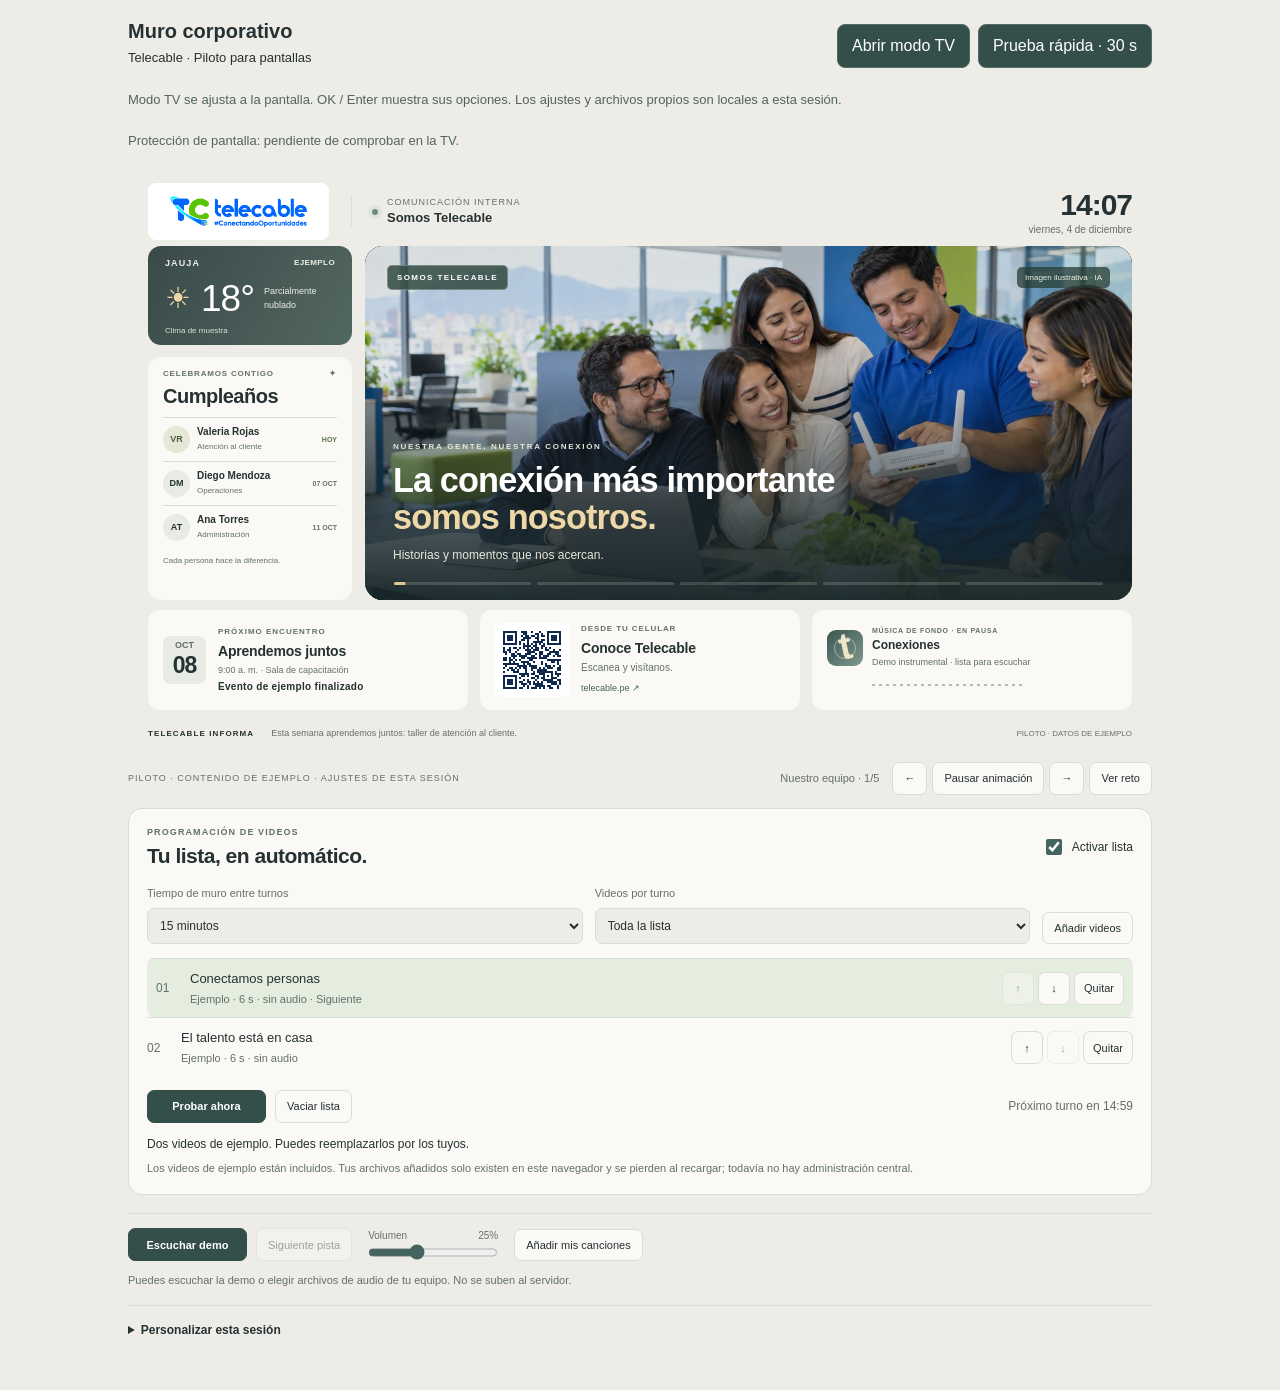
<file: piloto/index.html>
<!doctype html>
<html lang="es">
<head>
  <meta charset="utf-8">
  <meta name="viewport" content="width=device-width,initial-scale=1">
  <meta name="robots" content="noindex,nofollow">
  <meta name="description" content="Piloto del muro corporativo de Telecable con datos y videos de ejemplo.">
  <title>Telecable · Muro corporativo</title>
  <link rel="stylesheet" href="wall.css">
  <link rel="stylesheet" href="tv.css">
  <script defer src="wall.js"></script>
  <script defer src="tv.js"></script>
</head>
<body>
  <header class="pilot-toolbar">
    <div><strong>Muro corporativo</strong><p>Telecable · Piloto para pantallas</p></div>
    <div class="pilot-actions">
      <button id="pilot-enter" type="button">Abrir modo TV</button>
      <button id="pilot-quick" type="button">Prueba rápida · 30 s</button>
    </div>
    <p class="pilot-help">Modo TV se ajusta a la pantalla. OK / Enter muestra sus opciones. Los ajustes y archivos propios son locales a esta sesión.</p>
    <p id="pilot-wake-status" role="status">Protección de pantalla: pendiente de comprobar en la TV.</p>
  </header>
  <nav id="pilot-tv-tools" aria-label="Opciones de la pantalla" hidden>
    <button id="pilot-video" type="button">Probar videos en pantalla completa</button>
    <button id="pilot-sound" type="button">Activar música</button>
    <button id="pilot-hide" type="button">Ocultar opciones</button>
    <button id="pilot-exit" type="button">Volver a ajustes</button>
  </nav>
  <noscript>Activa JavaScript para reproducir el muro automáticamente.</noscript>
<div id="tc-mural-videos">
  <div class="pilot-frame"><section class="mv-screen" aria-label="Muro corporativo animado de Telecable">
    <header class="mv-header">
      <div class="mv-logo"><img src="assets/logo-telecable.png" alt="Telecable, conectando oportunidades"></div>
      <div class="mv-channel"><span class="mv-channel-dot"></span><span>COMUNICACIÓN INTERNA<br><strong>Somos Telecable</strong></span></div>
      <div class="mv-clock"><time>14:53</time><span>Lunes, 5 de octubre</span></div>
    </header>
    <div class="mv-grid">
      <main class="mv-stage" aria-label="Historias del equipo">
        <div class="mv-glow mv-glow-a" aria-hidden="true"></div><div class="mv-glow mv-glow-b" aria-hidden="true"></div>
        <div class="mv-orbits" aria-hidden="true"><span></span><span></span><span></span></div>
        <section class="mv-scene mv-photo-scene mv-active" data-scene="0" aria-hidden="false">
          <img class="mv-hero-photo" src="assets/equipo-ilustrativo.jpg" alt="Imagen ilustrativa generada de un equipo colaborando en una oficina de telecomunicaciones">
          <video class="mv-hero-video" playsinline preload="metadata" hidden></video>
          <div class="mv-photo-shade"></div>
          <div class="mv-photo-tags"><span>SOMOS TELECABLE</span><small class="mv-media-note">Imagen ilustrativa · IA</small></div>
          <div class="mv-photo-copy"><span>NUESTRA GENTE, NUESTRA CONEXIÓN</span><h1>La conexión más importante<br><em>somos nosotros.</em></h1><p>Historias y momentos que nos acercan.</p></div>
          <div class="mv-project-metric" hidden><div class="mv-project-metric-copy"><span class="mv-project-metric-label">Avance reportado</span><small class="mv-project-report-date"></small></div><strong class="mv-project-percentage"></strong><div class="mv-project-progress"><i></i></div></div>
          <div class="mv-field-meta" hidden><strong class="mv-field-date"></strong><span class="mv-field-location"></span></div>
        </section>
        <section class="mv-scene" data-scene="1" aria-hidden="true" inert>
          <div class="mv-kicker"><span></span>CELEBRAMOS CONTIGO</div>
          <div class="mv-birthday-copy">
            <p class="mv-overline">Un día para sonreír.</p>
            <h1>¡Feliz cumple,<br><em>Valeria!</em></h1>
            <div class="mv-nameplate"><span>VR</span><div><strong>Valeria Rojas</strong><small>Atención al cliente</small></div></div>
            <p class="mv-description">Tu energía también nos conecta.</p>
            <p class="mv-birthday-signature">Con cariño, tu equipo de Telecable.</p>
          </div>
          <div class="mv-celebration-art" aria-hidden="true"><div class="mv-aura"></div><div class="mv-medallion"><span>VR</span><img class="mv-birthday-photo" alt="" hidden><small>HOY ES TU DÍA</small></div><span class="mv-float-label mv-label-one">¡A celebrar! ✦</span><span class="mv-float-label mv-label-two">Un gran año comienza.</span><span class="mv-spark mv-spark-a">✦</span><span class="mv-spark mv-spark-b">✦</span></div>
          <button type="button" class="mv-celebrate cursor-interaction" data-action="celebrate">Celebrar con Valeria <span aria-hidden="true">↗</span></button>
        </section>
        <section class="mv-scene" data-scene="2" aria-hidden="true" inert>
          <div class="mv-kicker"><span></span>NOS ENCONTRAMOS</div>
          <div class="mv-birthday-copy"><p class="mv-overline">Aprendemos juntos.</p><h1>Escuchar mejor.<br><em>Conectar más.</em></h1><p class="mv-description">Taller de atención al cliente</p><div class="mv-event-meta"><strong>Jueves 08 de octubre · 9:00 a. m.</strong><span>Sala de capacitación</span></div></div>
          <div class="mv-calendar-art" aria-hidden="true"><span>OCTUBRE</span><strong>08</strong><small>JUEVES</small></div>
          <span class="mv-scene-footer">Un espacio para compartir lo que sabemos.</span>
        </section>
        <section class="mv-scene" data-scene="3" aria-hidden="true" inert>
          <div class="mv-kicker"><span></span>EL TALENTO ESTÁ EN CASA</div>
          <div class="mv-birthday-copy"><p class="mv-overline">Orgullo de equipo.</p><h1>Detrás de cada<br>conexión,<br><em>están ustedes.</em></h1><p class="mv-description">Gracias, equipo técnico.</p></div>
          <div class="mv-trophy" aria-hidden="true"><span>✦</span><div></div></div>
          <button type="button" class="mv-celebrate cursor-interaction" data-action="applaud">Un aplauso al equipo <span aria-hidden="true">↗</span></button>
        </section>
        <section class="mv-scene mv-quiz-scene" data-scene="4" aria-hidden="true" inert>
          <div class="mv-kicker"><span></span>UN MINUTO PARA CONECTAR</div>
          <div class="mv-quiz-heading"><span class="mv-overline">Reto de palabras</span><span class="mv-quiz-timer">Respuesta en <strong>7</strong> s</span></div>
          <h1>Ordena las letras.<br><em>Encuentra la conexión.</em></h1>
          <p class="mv-quiz-clue" aria-label="Letras: O, P, I, Q, E, U">O · P · I · Q · E · U</p>
          <div class="mv-quiz-options" role="group" aria-label="Opciones del reto de demostración">
            <button class="cursor-interaction" type="button" data-answer="0" aria-pressed="false"><span>A</span><strong>Equipo</strong><i class="mv-answer-mark" aria-hidden="true"></i></button>
            <button class="cursor-interaction" type="button" data-answer="1" aria-pressed="false"><span>B</span><strong>Empleo</strong><i class="mv-answer-mark" aria-hidden="true"></i></button>
          </div>
          <p class="mv-quiz-result" role="status">Piensa tu respuesta. Se revelará automáticamente.</p>
        </section>
        <div class="mv-air" aria-hidden="true"><span></span><span></span><span></span><span></span><span></span><span></span></div>
        <div class="mv-burst" aria-hidden="true"></div>
        <div class="mv-auto-note" aria-hidden="true"><span></span><strong>SOMOS EQUIPO</strong></div>
        <div class="mv-program" hidden><div class="mv-program-caption"><span class="mv-program-label">Nuestro equipo</span><span class="mv-program-count"></span></div><div class="mv-program-track"><i data-managed-progress></i></div></div>
        <div class="mv-slide-track" aria-hidden="true"><span><i></i></span><span><i></i></span><span><i></i></span><span><i></i></span><span><i></i></span></div>
      </main>
      <aside class="mv-sidebar" aria-label="Módulos informativos">
        <section class="mv-project-overview" hidden aria-label="Avance de proyectos"><span class="mv-section-label">PANORAMA DE PROYECTOS</span><h2>Así avanzamos.</h2><p class="mv-project-total"></p><div class="mv-project-list"></div><p class="mv-project-page"></p><small>Avances reportados por el equipo.</small></section>

        <section class="mv-weather" data-module="weather" aria-label="Ejemplo de módulo del clima; no son datos meteorológicos en vivo"><div class="mv-section-label"><span>JAUJA</span><small>EJEMPLO</small></div><div class="mv-weather-main"><span class="pilot-weather-icon" aria-hidden="true">☀</span><strong>18°</strong><div>Parcialmente<br>nublado</div></div><p>Clima de muestra</p></section>
        <section class="mv-birthdays" data-module="birthdays"><div class="mv-section-label"><span>CELEBRAMOS CONTIGO</span><span aria-hidden="true">✦</span></div><h2>Cumpleaños</h2><div class="mv-birthday-row mv-today"><span>VR</span><div><strong>Valeria Rojas</strong><small>Atención al cliente</small></div><em>HOY</em></div><div class="mv-birthday-row"><span>DM</span><div><strong>Diego Mendoza</strong><small>Operaciones</small></div><em>07 OCT</em></div><div class="mv-birthday-row"><span>AT</span><div><strong>Ana Torres</strong><small>Administración</small></div><em>11 OCT</em></div><p>Cada persona hace la diferencia.</p></section>
      </aside>
    </div>
    <div class="mv-bottom-modules">
      <section class="mv-next-event" data-module="event"><div class="mv-date-box"><small>OCT</small><strong>08</strong></div><div class="mv-event-body"><span class="mv-section-label">PRÓXIMO ENCUENTRO</span><h2>Aprendemos juntos</h2><p>9:00 a. m. · Sala de capacitación</p><span class="mv-countdown">Jueves 08 de octubre</span></div></section>
      <section class="mv-qr-panel" data-module="qr"><img src="assets/qr-telecable.png" alt="Código QR que abre https://telecable.pe/"><div><span class="mv-section-label">DESDE TU CELULAR</span><h2>Conoce Telecable</h2><p>Escanea y visítanos.</p><a href="https://telecable.pe/" target="_blank" rel="noopener noreferrer">telecable.pe ↗</a></div></section>
      <div class="mv-music-strip">
      <div class="mv-album" aria-hidden="true"><span>t</span><i></i></div>
      <div class="mv-track-info"><span class="mv-now-label">MÚSICA DE FONDO · EN PAUSA</span><strong class="mv-track-title">Conexiones</strong><small class="mv-track-subtitle">Demo instrumental · lista para escuchar</small></div>
      <div class="mv-spectrum" aria-hidden="true"></div>
      <span class="mv-music-message">El sonido de<br><strong>nuestro equipo.</strong></span>
      </div>
    </div>
    <footer class="mv-footer"><span class="mv-ticker-label">TELECABLE INFORMA</span><span class="mv-ticker-message">Esta semana aprendemos juntos: taller de atención al cliente.</span><span>PILOTO · DATOS DE EJEMPLO</span></footer>
    <section class="mvp-overlay" aria-label="Video de la lista" hidden>
      <video class="mvp-player" playsinline controls preload="metadata" aria-label="Video de la lista"></video>
      <div class="mvp-player-bar"><span class="mvp-player-title">Videos del equipo</span><button class="cursor-interaction" type="button" data-action="video-return">Volver al muro</button></div>
      <div class="mvp-retry" hidden><p>El navegador necesita que inicies la reproducción.</p><button class="cursor-interaction" type="button" data-action="video-retry">Reproducir video</button></div>
    </section>
  </section>
  </div>
  <section class="mv-preview-controls" aria-label="Controles de la vista previa">
    <div class="mv-preview-top"><span class="mv-preview-label">PILOTO · CONTENIDO DE EJEMPLO · AJUSTES DE ESTA SESIÓN</span><div class="mv-scene-controls"><span class="mv-current-scene">Nuestro equipo · 1/5</span><button class="cursor-interaction" type="button" data-action="prev" aria-label="Escena anterior">←</button><button class="cursor-interaction" type="button" data-action="rotation" aria-pressed="false">Pausar animación</button><button class="cursor-interaction" type="button" data-action="next" aria-label="Escena siguiente">→</button><button class="cursor-interaction" type="button" data-action="quiz">Ver reto</button></div></div>
    <section class="mvp-panel" aria-label="Lista de videos automáticos">
      <div class="mvp-panel-header"><div><span class="mv-section-label">PROGRAMACIÓN DE VIDEOS</span><h2>Tu lista, en automático.</h2></div><label class="mvp-enabled"><input id="mvp-enabled" type="checkbox" checked> Activar lista</label></div>
      <div class="mvp-options"><label for="mvp-interval">Tiempo de muro entre turnos<select id="mvp-interval"><option value="30000">30 segundos · prueba rápida</option><option value="300000">5 minutos</option><option value="600000">10 minutos</option><option value="900000" selected>15 minutos</option></select></label><label for="mvp-mode">Videos por turno<select id="mvp-mode"><option value="one">Un video</option><option value="all" selected>Toda la lista</option></select></label><div class="mvp-add"><label class="mv-file-label cursor-interaction" for="mvp-files">Añadir videos<input id="mvp-files" type="file" accept="video/mp4,video/webm,.mp4,.webm" multiple></label></div></div>
      <ol class="mvp-list" aria-label="Orden de reproducción"></ol>
      <div class="mvp-actions"><button class="mv-play cursor-interaction" type="button" data-action="video-test">Probar ahora</button><button class="cursor-interaction" type="button" data-action="video-clear">Vaciar lista</button><span class="mvp-schedule">Próximo turno en 15:00</span></div>
      <p class="mvp-status" role="status">Dos videos de ejemplo. Puedes reemplazarlos por los tuyos.</p>
      <p class="mvp-local-note">Los videos de ejemplo están incluidos. Tus archivos añadidos solo existen en este navegador y se pierden al recargar; todavía no hay administración central.</p>
      <script type="application/json" id="mvp-demo-data">[{"id": "demo-1", "name": "Conectamos personas", "url": "assets/demo-1.mp4", "demo": true}, {"id": "demo-2", "name": "El talento está en casa", "url": "assets/demo-2.mp4", "demo": true}]</script>
    </section>
    <div class="mv-audio-controls"><button class="mv-play cursor-interaction" type="button" data-action="play">Escuchar demo</button><button class="cursor-interaction" type="button" data-action="track-next" disabled>Siguiente pista</button><label class="mv-volume-label" for="mv-volume">Volumen <output for="mv-volume">25%</output><input id="mv-volume" class="cursor-interaction" type="range" min="0" max="70" step="1" value="25" aria-label="Volumen de la música"></label><label class="mv-file-label cursor-interaction" for="mv-files">Añadir mis canciones<input id="mv-files" type="file" accept="audio/*,.mp3,.wav,.ogg,.m4a" multiple></label><button class="cursor-interaction" type="button" data-action="demo" hidden>Volver a la demo</button></div>
    <p class="mv-audio-status" role="status">Puedes escuchar la demo o elegir archivos de audio de tu equipo. No se suben al servidor.</p>
    <audio class="mv-audio" preload="metadata"></audio>
    <details class="mv-editor"><summary class="cursor-interaction">Personalizar esta sesión</summary><form class="mv-editor-form"><div class="mv-editor-fields"><label for="mv-title">Titular principal<input id="mv-title" type="text" maxlength="100" value="La conexión más importante somos nosotros."></label><label for="mv-subtitle">Texto de apoyo<input id="mv-subtitle" type="text" maxlength="120" value="Historias y momentos que nos acercan."></label><label for="mv-media">Foto o video propio<input id="mv-media" type="file" accept="image/png,image/jpeg,image/webp,video/mp4,video/webm"></label><label for="mv-duration">Tiempo por imagen<select id="mv-duration"><option value="12000">12 segundos</option><option value="16000" selected>16 segundos</option><option value="24000">24 segundos</option></select></label></div><fieldset class="mv-module-options"><legend>Módulos visibles</legend><label><input type="checkbox" data-toggle="weather" checked> Clima</label><label><input type="checkbox" data-toggle="birthdays" checked> Cumpleaños</label><label><input type="checkbox" data-toggle="event" checked> Próximo evento</label><label><input type="checkbox" data-toggle="qr" checked> Código QR</label></fieldset><div class="mv-editor-actions"><button type="submit" class="mv-play cursor-interaction">Aplicar a la vista previa</button><button type="button" class="cursor-interaction" data-action="reset-media">Restaurar imagen de muestra</button><span class="mv-editor-status" role="status">Cambios locales de demostración.</span></div></form></details>
  </section>
</div>
</body>
</html>
</file>
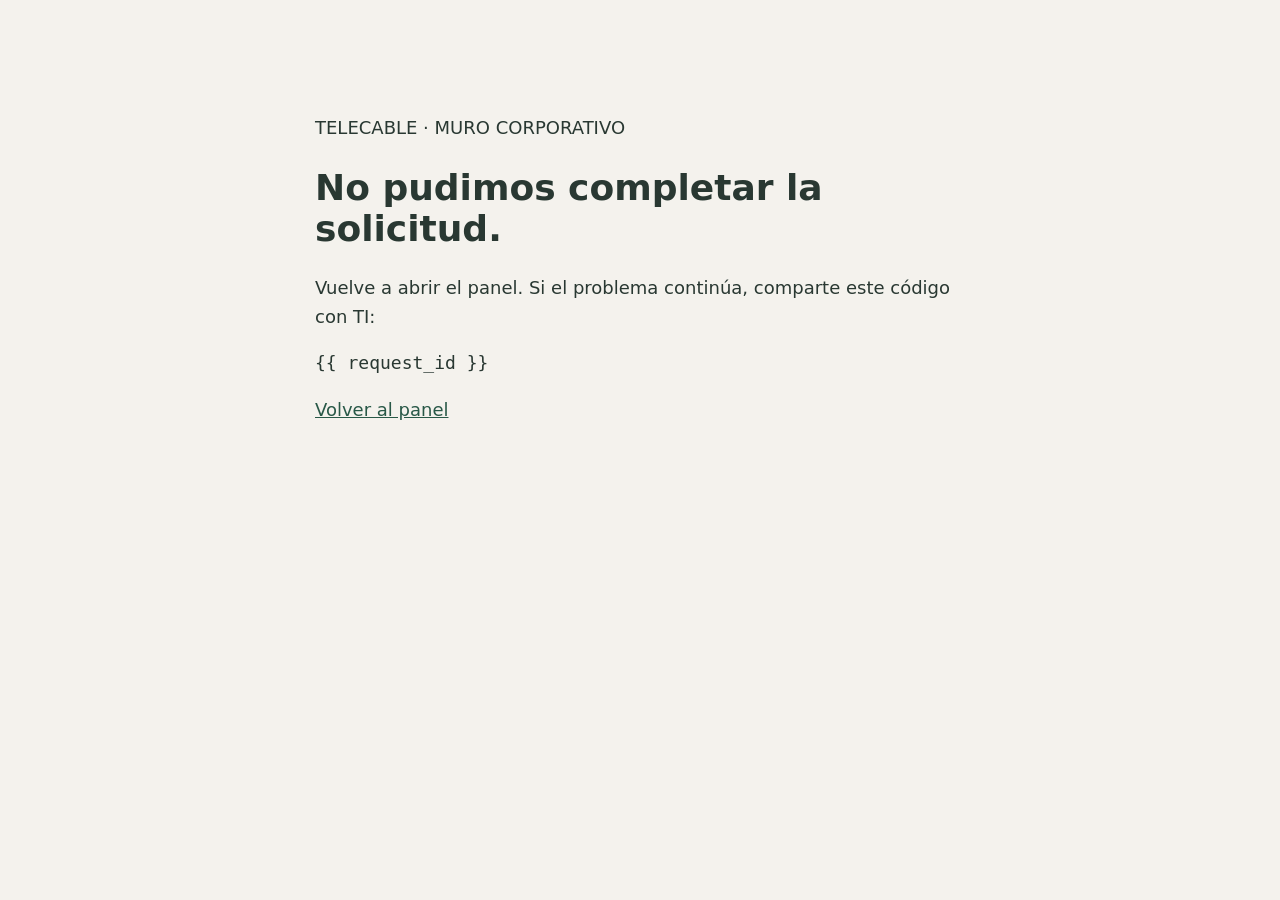
<file: wall/templates/wall/server_error.html>
<!doctype html><html lang="es"><meta charset="utf-8"><meta name="viewport" content="width=device-width,initial-scale=1"><title>No pudimos completar la solicitud · Telecable</title><style>body{background:#f4f2ed;color:#293832;font:18px/1.6 system-ui,sans-serif;margin:8vh auto;padding:24px;max-width:650px}h1{line-height:1.15}code{overflow-wrap:anywhere}a{color:#285847}</style><main><p>TELECABLE · MURO CORPORATIVO</p><h1>No pudimos completar la solicitud.</h1><p>Vuelve a abrir el panel. Si el problema continúa, comparte este código con TI:</p><p><code>{{ request_id }}</code></p><a href="/panel/">Volver al panel</a></main></html>
</file>
<file: piloto/wall.css>
#tc-mural-videos{--mv-bg:#eeece7;--mv-panel:#faf9f5;--mv-ink:#253132;--mv-muted:#63706c;--mv-line:#d8ddd6;--mv-chip:#e7ebe4;--mv-blue:#44655f;--mv-green:#d6c292;--mv-cyan:#9ebdb3;--mv-selected:#e5eddf;font-family:Arial,Helvetica,sans-serif;color:var(--mv-ink);width:100%}
#tc-mural-videos *{box-sizing:border-box}
#tc-mural-videos button,#tc-mural-videos input{font:inherit}
#tc-mural-videos [hidden]{display:none!important}
#tc-mural-videos .mv-screen{background:var(--mv-bg);padding:18px 24px 0;overflow:hidden;position:relative}
#tc-mural-videos .mv-header{display:flex;align-items:center;gap:22px;padding-right:90px;margin-bottom:16px;min-height:50px}
#tc-mural-videos .mv-logo{background:#fff;border-radius:8px;padding:4px 8px;width:190px;flex-shrink:0;line-height:0}
#tc-mural-videos .mv-logo img{display:block;width:100%;height:auto}
#tc-mural-videos .mv-channel{display:flex;gap:9px;align-items:center;border-left:1px solid var(--mv-line);padding-left:20px;color:var(--mv-muted);font-size:11px;line-height:1.4;letter-spacing:.2px}
#tc-mural-videos .mv-channel strong{color:var(--mv-ink);font-size:13px;font-weight:600}
#tc-mural-videos .mv-channel-dot{height:6px;width:6px;background:#688d7d;border-radius:50%;box-shadow:0 0 0 4px #688d7d18}
#tc-mural-videos .mv-clock{margin-left:auto;display:flex;flex-direction:column;gap:3px;align-items:flex-end;white-space:nowrap}
#tc-mural-videos .mv-clock time{font-size:30px;font-weight:600;letter-spacing:-1px;font-variant-numeric:tabular-nums;line-height:1.1}
#tc-mural-videos .mv-clock>span{font-size:10px;color:var(--mv-muted)}
#tc-mural-videos .mv-grid{display:grid;grid-template-columns:minmax(0,1fr) 249px;gap:16px;min-height:370px}
#tc-mural-videos .mv-stage{position:relative;isolation:isolate;overflow:hidden;border-radius:18px;background:#273a39;color:#fff;min-height:370px;display:grid}
#tc-mural-videos .mv-stage::before{content:"";position:absolute;inset:0;background:linear-gradient(125deg,#202c2e 0%,#344943 57%,#162829 100%);z-index:-3}
#tc-mural-videos .mv-glow{position:absolute;width:250px;height:250px;border-radius:50%;opacity:.44;pointer-events:none;z-index:-2;animation:mva-drift 17s ease-in-out infinite alternate}
#tc-mural-videos .mv-glow-a{background:radial-gradient(circle,#8bb5a570 0%,#8bb5a525 40%,transparent 70%);right:-20px;top:-100px}
#tc-mural-videos .mv-glow-b{background:radial-gradient(circle,#c4b99a60 0%,#c4b99a20 40%,transparent 70%);left:-60px;bottom:-100px;animation-delay:-9s}
#tc-mural-videos .mv-orbits{position:absolute;right:-105px;bottom:-120px;width:440px;height:440px;z-index:-1;animation:mva-orbit 48s linear infinite;pointer-events:none}
#tc-mural-videos .mv-orbits>span{position:absolute;inset:0;border:1px solid #b1c5bd30;border-radius:50%}
#tc-mural-videos .mv-orbits>span:nth-child(2){inset:45px;border-color:#b1c5bd40}
#tc-mural-videos .mv-orbits>span:nth-child(3){inset:90px;border-color:#b1c5bd55}
#tc-mural-videos .mv-orbits::after{content:"";position:absolute;top:45px;left:86px;width:9px;height:9px;border-radius:50%;background:var(--mv-cyan);box-shadow:0 0 15px #a9c4b999}
#tc-mural-videos .mv-scene{grid-area:1/1;padding:26px 29px 57px;min-width:0;position:relative;opacity:0;transform:translateX(32px);transition:opacity .6s ease,transform .85s cubic-bezier(.2,.75,.2,1);pointer-events:none;visibility:hidden;overflow:hidden}
#tc-mural-videos .mv-scene.mv-active{opacity:1;transform:translateX(0);pointer-events:auto;visibility:visible;z-index:1}
#tc-mural-videos .mv-kicker{font-size:9px;font-weight:700;letter-spacing:1.7px;display:flex;gap:8px;align-items:center;color:#e6e9df;margin-bottom:20px;position:relative;z-index:3}
#tc-mural-videos .mv-kicker>span{width:5px;height:5px;display:block;border-radius:50%;background:#dbc697}
#tc-mural-videos .mv-birthday-copy{position:relative;z-index:3;max-width:90%}
#tc-mural-videos .mv-overline{font-size:13px;color:#d2dbd4;margin:0 0 9px}
#tc-mural-videos h1{font-size:46px;font-size:47.616px;line-height:1.03;letter-spacing:-1.9px;font-weight:700;margin:0 0 16px}
#tc-mural-videos h1 em{font-style:normal;color:#efd8a7}
#tc-mural-videos .mv-description{font-size:17px;font-size:16.896px;line-height:1.5;color:#e5e9df;margin:0 0 16px}
#tc-mural-videos .mv-nameplate{display:flex;gap:10px;align-items:center;margin-top:20px}
#tc-mural-videos .mv-nameplate>span{width:33px;height:33px;background:#e7e6d8;color:#405950;border-radius:50%;font-weight:600;display:flex;align-items:center;justify-content:center;font-size:11px}
#tc-mural-videos .mv-nameplate>div{display:flex;flex-direction:column;gap:3px}
#tc-mural-videos .mv-nameplate strong{font-size:12px;font-weight:600}
#tc-mural-videos .mv-nameplate small{font-size:10px;color:#c6d1c5}
#tc-mural-videos .mv-birthday-signature{display:none}
#tc-mural-videos .mv-celebration-art{position:absolute;width:196px;height:230px;right:18px;top:88px;pointer-events:none;z-index:1;animation:mva-hover 7s ease-in-out infinite}
#tc-mural-videos .mv-aura{position:absolute;width:196px;height:196px;left:0;top:10px;border-radius:50%;background:radial-gradient(circle,#c0cbb022 30%,#becfc522 50%,transparent 71%);border:1px solid #b5c7b750}
#tc-mural-videos .mv-aura::after{content:"";position:absolute;inset:14px;border-radius:50%;border:1px solid #b5c7b766}
#tc-mural-videos .mv-medallion{width:126px;height:126px;position:absolute;top:45px;left:35px;border-radius:50%;background:radial-gradient(circle at 30% 23%,#f7f0df,#d9c697 52%,#918260);box-shadow:10px 17px 23px #0d181877,inset -3px -5px 8px #726d5066;display:flex;align-items:center;justify-content:center;flex-direction:column;gap:4px;transform:rotate(-9deg);color:#474939}
#tc-mural-videos .mv-medallion>span{font-size:48px;font-weight:700;letter-spacing:-3px}
#tc-mural-videos .mv-medallion>small{font-size:7px;font-weight:700;letter-spacing:1px}
#tc-mural-videos .mv-float-label{position:absolute;white-space:nowrap;border-radius:8px;padding:9px 13px;font-size:11px;font-weight:600;box-shadow:0 7px 14px #101c1844}
#tc-mural-videos .mv-label-one{top:14px;right:-2px;background:#fff;color:#4b6358;transform:rotate(7deg)}
#tc-mural-videos .mv-label-two{bottom:30px;left:-6px;background:#b6cec3;color:#284a41;transform:rotate(-6deg);font-size:10px}
#tc-mural-videos .mv-spark{position:absolute;color:#e7d4a7;font-size:32px;animation:mva-star 5s ease-in-out infinite}
#tc-mural-videos .mv-spark-a{left:0;top:41px}
#tc-mural-videos .mv-spark-b{right:-4px;bottom:67px;font-size:20px;animation-delay:-2s}
#tc-mural-videos .mv-celebrate{appearance:none;display:flex;align-items:center;gap:18px;position:absolute;left:29px;bottom:32px;background:#ffffff16;border:1px solid #ffffff45;border-radius:7px;padding:8px 12px;color:#fff;font-size:10px;font-weight:600;z-index:4;min-height:33px}
#tc-mural-videos .mv-celebrate:hover{background:#ffffff2c}
#tc-mural-videos .mv-scene-footer{position:absolute;bottom:38px;left:29px;font-size:11px;color:#d2dbd4}
#tc-mural-videos .mv-slide-track{position:absolute;left:29px;right:29px;bottom:15px;z-index:6;height:3px;display:flex;gap:6px}
#tc-mural-videos .mv-slide-track>span{height:100%;flex:1;background:#d0d7c833;border-radius:2px;overflow:hidden}
#tc-mural-videos .mv-slide-track i{display:block;height:100%;background:#dec898;transform:scaleX(0);transform-origin:left}
#tc-mural-videos .mv-burst{position:absolute;inset:0;pointer-events:none;overflow:hidden;z-index:7}
#tc-mural-videos .mv-burst>span{position:absolute;top:-20px;width:7px;height:12px;border-radius:2px;animation:mva-confetti 4s cubic-bezier(.16,.55,.7,1) both}
#tc-mural-videos .mv-event-meta{display:flex;flex-direction:column;gap:7px;font-size:12px;margin-top:25px;color:#e1e5d9}
#tc-mural-videos .mv-event-meta strong{font-size:14px;font-weight:600}
#tc-mural-videos .mv-calendar-art{position:absolute;right:29px;bottom:87px;display:flex;align-items:center;flex-direction:column;width:118px;overflow:hidden;background:#f4f1e5;color:#39544c;border-radius:12px;transform:rotate(8deg);box-shadow:8px 12px 0 #273d35,10px 23px 30px #101c1955;animation:mva-hover 9s ease-in-out infinite}
#tc-mural-videos .mv-calendar-art>span{background:#d1d9bf;color:#475941;width:100%;text-align:center;padding:11px 6px;font-size:10px;font-weight:600;letter-spacing:2px}
#tc-mural-videos .mv-calendar-art>strong{font-size:64px;line-height:1.15;letter-spacing:-4px;font-weight:600}
#tc-mural-videos .mv-calendar-art>small{font-size:9px;letter-spacing:2px;padding-bottom:12px}
#tc-mural-videos .mv-trophy{position:absolute;right:25px;bottom:77px;width:130px;height:163px;animation:mva-hover 8s ease-in-out infinite}
#tc-mural-videos .mv-trophy>span{display:flex;align-items:center;justify-content:center;width:130px;height:130px;color:#f6ecd2;font-size:86px;border-radius:50%;background:radial-gradient(circle at 25% 20%,#f4e7bf,#c8b181 60%,#8c7d60);box-shadow:8px 12px 25px #101b1955;position:relative;z-index:2;transform:rotate(-10deg)}
#tc-mural-videos .mv-trophy>div{position:absolute;left:29px;top:103px;width:71px;height:55px;border-left:27px solid #a5bfb3;border-right:27px solid #668b7d;transform:rotate(-10deg)}
#tc-mural-videos .mv-coffee{position:absolute;right:16px;bottom:70px;width:166px;height:176px;animation:mva-hover 8s ease-in-out infinite}
#tc-mural-videos .mv-cup{position:absolute;top:60px;left:20px;width:99px;height:93px;background:linear-gradient(105deg,#f6f3e8,#c6d4b9);border-radius:8px 8px 40px 40px;display:flex;align-items:center;justify-content:center;box-shadow:5px 10px 24px #13272366;z-index:2}
#tc-mural-videos .mv-cup>span{color:#5a7153;font-size:40px;font-weight:700;letter-spacing:-3px}
#tc-mural-videos .mv-cup::before{content:"";position:absolute;right:-29px;top:9px;width:38px;height:47px;border:11px solid #b2c79c;border-left:0;border-radius:0 50% 50% 0}
#tc-mural-videos .mv-saucer{position:absolute;left:3px;bottom:8px;width:142px;height:25px;background:#dde4cc;border-radius:50%;box-shadow:0 9px 16px #18271b55}
#tc-mural-videos .mva-steam{position:absolute;width:8px;height:42px;border-radius:50%;background:#fff3;top:6px;animation:mva-steam 3s ease-in-out infinite}
#tc-mural-videos .mv-steam-a{left:47px}#tc-mural-videos .mv-steam-b{left:82px;animation-delay:-1.5s}
#tc-mural-videos .mv-sidebar{display:flex;flex-direction:column;gap:12px;min-width:0}
#tc-mural-videos .mv-pulse{background:var(--mv-panel);border-radius:17px;padding:16px 20px;flex:1}
#tc-mural-videos .mv-section-label{display:flex;align-items:center;justify-content:space-between;gap:8px;font-size:9px;letter-spacing:1.1px;font-weight:700;color:var(--mv-muted)}
#tc-mural-videos .mv-section-label small{font-size:8px;color:var(--mv-muted);letter-spacing:.4px}
#tc-mural-videos .mv-pulse h2{font-size:23px;line-height:1.1;letter-spacing:-.8px;font-weight:600;margin:12px 0}
#tc-mural-videos .mv-moods{display:flex;flex-direction:column;gap:6px}
#tc-mural-videos .mv-moods button{appearance:none;border:1px solid var(--mv-line);background:var(--mv-panel);display:flex;align-items:center;gap:9px;color:var(--mv-ink);border-radius:8px;padding:6px 10px;font-size:11px;text-align:left;min-height:30px;transition:background .2s ease,transform .2s ease}
#tc-mural-videos .mv-moods button:hover{background:var(--mv-chip);transform:translateX(2px)}
#tc-mural-videos .mv-moods button[aria-pressed="true"]{background:var(--mv-selected);border-color:#b2c3a6}
#tc-mural-videos .mv-moods button>span{font-size:17px;line-height:1;color:var(--mv-ink);width:20px;text-align:center}
#tc-mural-videos .mv-pulse-result{font-size:10px;line-height:1.4;margin:8px 0 0;color:var(--mv-muted);min-height:28px}
#tc-mural-videos .mv-agenda{padding:15px 19px;background:var(--mv-panel);border-radius:17px}
#tc-mural-videos .mv-agenda-row{display:flex;align-items:center;gap:12px;margin-top:10px}
#tc-mural-videos .mv-date-box{background:var(--mv-chip);width:43px;height:48px;border-radius:8px;display:flex;align-items:center;justify-content:center;flex-direction:column;flex-shrink:0;gap:2px}
#tc-mural-videos .mv-date-box small{font-size:9px;color:var(--mv-muted);font-weight:600}
#tc-mural-videos .mv-date-box strong{font-size:23px;letter-spacing:-1px;font-weight:600}
#tc-mural-videos .mv-agenda h3{font-size:12px;letter-spacing:-.2px;margin:0 0 7px;font-weight:600}
#tc-mural-videos .mv-agenda p{font-size:10px;line-height:1.45;color:var(--mv-muted);margin:0}
#tc-mural-videos .mv-music-strip{display:flex;gap:13px;align-items:center;margin-top:12px;padding:9px 16px;background:var(--mv-panel);border-radius:13px;min-height:63px}
#tc-mural-videos .mv-album{height:44px;width:44px;flex-shrink:0;background:linear-gradient(135deg,#3b5550,#7f9990);border-radius:9px;position:relative;overflow:hidden;display:flex;align-items:center;justify-content:center;color:#eee5c9}
#tc-mural-videos .mv-album>span{font-size:38px;line-height:1;font-weight:800;position:relative;z-index:1;transform:rotate(-12deg);margin-top:-4px}
#tc-mural-videos .mv-album i{position:absolute;inset:7px;border:1px solid #cbd9c699;border-radius:50%;animation:mva-orbit 14s linear infinite;animation-play-state:paused}
#tc-mural-videos.mv-playing .mv-album i{animation-play-state:running}
#tc-mural-videos .mv-track-info{display:flex;flex-direction:column;gap:4px;min-width:0;flex:1}
#tc-mural-videos .mv-now-label{font-size:8px;letter-spacing:1.5px;font-weight:700;color:var(--mv-muted)}
#tc-mural-videos .mv-track-title{font-size:13px;font-weight:600;line-height:1.2;overflow-wrap:anywhere}
#tc-mural-videos .mv-track-subtitle{font-size:10px;color:var(--mv-muted);line-height:1.3}
#tc-mural-videos .mv-spectrum{display:flex;align-items:center;justify-content:center;gap:3px;height:30px;width:118px;flex-shrink:0}
#tc-mural-videos .mv-spectrum>span{width:3px;height:26px;background:#44655f;border-radius:2px;transform:scaleY(.12);opacity:.55}
#tc-mural-videos.mv-playing .mv-spectrum>span{opacity:1}
#tc-mural-videos .mv-music-message{font-size:11px;line-height:1.35;color:var(--mv-muted);padding-left:20px;border-left:1px solid var(--mv-line);margin-left:12px;white-space:nowrap}
#tc-mural-videos .mv-music-message strong{color:var(--mv-ink);font-weight:600}
#tc-mural-videos .mv-footer{display:flex;gap:14px;align-items:center;justify-content:space-between;min-height:32px;font-size:9px;color:var(--mv-muted)}
#tc-mural-videos .mv-footer>span:first-child{font-weight:600;color:var(--mv-ink)}
#tc-mural-videos .mv-footer>span:last-child{font-size:8px;letter-spacing:1.4px}
#tc-mural-videos .mv-preview-controls{padding-top:14px}
#tc-mural-videos .mv-preview-top{display:flex;align-items:center;justify-content:space-between;gap:10px;flex-wrap:wrap;margin-bottom:13px}
#tc-mural-videos .mv-preview-label{font-size:9px;letter-spacing:1px;color:var(--mv-muted)}
#tc-mural-videos .mv-scene-controls{display:flex;align-items:center;gap:5px}
#tc-mural-videos .mv-current-scene{font-size:11px;color:var(--mv-muted);margin-right:8px;min-width:111px;text-align:right}
#tc-mural-videos .mv-preview-controls button{appearance:none;background:var(--mv-panel);color:var(--mv-ink);border:1px solid var(--mv-line);border-radius:7px;font-size:11px;padding:8px 11px;min-height:33px;white-space:nowrap}
#tc-mural-videos .mv-preview-controls button:hover{background:var(--mv-chip)}
#tc-mural-videos .mv-preview-controls button:disabled{opacity:.4;cursor:default}
#tc-mural-videos .mv-audio-controls{display:flex;gap:9px;align-items:center;flex-wrap:wrap;padding-top:14px;border-top:1px solid var(--mv-line)}
#tc-mural-videos .mv-preview-controls .mv-play{background:#344f4a;border-color:#344f4a;color:#fff;font-weight:600;min-width:119px}
#tc-mural-videos .mv-preview-controls .mv-play:hover{background:#263d38}
#tc-mural-videos .mv-volume-label{display:grid;grid-template-columns:1fr auto;gap:4px 7px;font-size:10px;color:var(--mv-muted);width:130px;margin:0 7px}
#tc-mural-videos .mv-volume-label input{width:100%;grid-column:1/-1;margin:0;accent-color:#44655f;height:15px}
#tc-mural-videos .mv-volume-label output{font-variant-numeric:tabular-nums}
#tc-mural-videos .mv-file-label{font-size:11px;border:1px solid var(--mv-line);border-radius:7px;padding:9px 11px;position:relative;overflow:hidden;background:var(--mv-panel);color:var(--mv-ink);display:block}
#tc-mural-videos .mv-file-label:focus-within{outline:2px solid #44655f;outline-offset:2px}
#tc-mural-videos .mv-file-label input{position:absolute;inset:0;width:100%;height:100%;opacity:0}
#tc-mural-videos .mv-audio-status{font-size:11px;line-height:1.5;margin:11px 0 2px;color:var(--mv-muted)}
#tc-mural-videos.mv-paused .mv-glow,#tc-mural-videos.mv-paused .mv-orbits,#tc-mural-videos.mv-paused .mv-scene *,#tc-mural-videos .mv-scene:not(.mv-active) *{animation-play-state:paused!important}
@keyframes mva-drift{0%{transform:translate(0,0) scale(1)}100%{transform:translate(40px,30px) scale(1.25)}}
@keyframes mva-hover{0%,100%{transform:translateY(0)}50%{transform:translateY(-9px)}}
@keyframes mva-orbit{to{transform:rotate(360deg)}}
@keyframes mva-star{0%,100%{transform:scale(.85);opacity:.7}50%{transform:scale(1.1);opacity:1}}
@keyframes mva-steam{0%{transform:translateY(12px) scaleX(1);opacity:0}40%{opacity:.7}100%{transform:translateY(-12px) scaleX(1.5);opacity:0}}
@keyframes mva-confetti{0%{transform:translateY(-20px) rotate(0);opacity:0}8%{opacity:.85}90%{opacity:.85}100%{transform:translateY(460px) rotate(390deg);opacity:0}}


@media(pointer:coarse){#tc-mural-videos button,#tc-mural-videos .mv-file-label{min-height:44px!important}#tc-mural-videos .mv-volume-label input{height:24px}}
@media(prefers-reduced-motion:reduce){#tc-mural-videos .mv-screen *{animation:none!important;transition:none!important}}

/* Corporate signage layout: persistent information around a media channel. */
#tc-mural-videos .mv-screen{padding:18px 20px 0;background:var(--mv-bg)}
#tc-mural-videos .mv-header{margin-bottom:15px;min-height:48px}
#tc-mural-videos .mv-logo{width:181px}
#tc-mural-videos .mv-channel{font-size:9px;letter-spacing:1px}
#tc-mural-videos .mv-channel strong{font-size:13px;letter-spacing:0}
#tc-mural-videos .mv-grid{grid-template-columns:204px minmax(0,1fr);gap:13px;min-height:345px}
#tc-mural-videos .mv-stage{grid-column:2;grid-row:1;min-height:345px}
#tc-mural-videos .mv-sidebar{grid-column:1;grid-row:1;gap:12px}
#tc-mural-videos .mv-grid.mv-no-sidebar{grid-template-columns:minmax(0,1fr)}
#tc-mural-videos .mv-grid.mv-no-sidebar .mv-stage{grid-column:1}
#tc-mural-videos .mv-grid.mv-no-sidebar .mv-sidebar{display:none}
#tc-mural-videos .mv-scene{padding-top:24px}
#tc-mural-videos .mv-kicker{margin-bottom:14px}
#tc-mural-videos h1{font-size:42px;font-size:42.496px;line-height:1.05}
#tc-mural-videos .mv-description{font-size:14px;line-height:1.5;margin-bottom:12px}
#tc-mural-videos .mv-nameplate{margin-top:16px}
#tc-mural-videos .mv-celebration-art{right:44px;top:57px;transform:scale(.9)}
#tc-mural-videos .mv-trophy{right:43px;bottom:62px}
#tc-mural-videos .mv-weather{padding:16px 17px 12px;background:linear-gradient(120deg,#394a49,#536761);border-radius:13px;color:#fff;min-width:0}
#tc-mural-videos .mv-weather .mv-section-label,#tc-mural-videos .mv-weather .mv-section-label small{color:#edf0e5}
#tc-mural-videos .mv-weather-main{display:flex;align-items:center;gap:10px;margin-top:10px}
#tc-mural-videos .mv-weather-main>svg{width:29px;height:29px;color:#ebd6a4;flex-shrink:0}
#tc-mural-videos .mv-weather-main strong{font-size:37px;letter-spacing:-1px;font-weight:500}
#tc-mural-videos .mv-weather-main>div{font-size:9px;line-height:1.5;color:#edf0e5}
#tc-mural-videos .mv-weather>p{font-size:8px;color:#dae2d6;margin:6px 0 0}
#tc-mural-videos .mv-birthdays{padding:18px 15px 12px;background:var(--mv-panel);border-radius:13px;flex:1;min-width:0}
#tc-mural-videos .mv-birthdays .mv-section-label{font-size:8px;letter-spacing:.8px;gap:4px}
#tc-mural-videos .mv-birthdays .mv-section-label>svg{width:14px;height:14px;flex-shrink:0;color:var(--mv-muted)}
#tc-mural-videos .mv-birthdays h2{font-size:20px;font-weight:600;letter-spacing:-.5px;margin:9px 0 13px}
#tc-mural-videos .mv-birthday-row{display:flex;align-items:center;gap:7px;padding:10px 0;border-top:1px solid var(--mv-line)}
#tc-mural-videos .mv-birthday-row>span{width:27px;height:27px;display:flex;align-items:center;justify-content:center;font-size:9px;font-weight:600;border-radius:50%;background:var(--mv-chip);flex-shrink:0}
#tc-mural-videos .mv-birthday-row>div{display:flex;flex-direction:column;gap:4px;flex:1;min-width:0}
#tc-mural-videos .mv-birthday-row strong{font-size:10px;font-weight:600;line-height:1.2}
#tc-mural-videos .mv-birthday-row small{font-size:8px;color:var(--mv-muted);line-height:1.2}
#tc-mural-videos .mv-birthday-row>em{font-size:7px;font-style:normal;font-weight:700;color:var(--mv-muted);white-space:nowrap}
#tc-mural-videos .mv-birthday-row.mv-today>span{background:#e5e8d6;color:#4b6240}
#tc-mural-videos .mv-birthday-row.mv-today>em{color:#587046}
#tc-mural-videos .mv-birthdays>p{margin:7px 0 0;font-size:8px;color:var(--mv-muted)}
#tc-mural-videos .mv-photo-scene{padding:0!important;background:#263c37;min-height:345px}
#tc-mural-videos .mv-hero-photo,#tc-mural-videos .mv-hero-video{position:absolute;inset:0;width:100%;height:100%;object-fit:cover;object-position:center 43%;z-index:0}
#tc-mural-videos .mv-hero-photo{animation:mc-photo-drift 24s ease-in-out infinite alternate}
#tc-mural-videos .mv-hero-video{object-fit:contain;background:#111b1a;z-index:5}
#tc-mural-videos .mv-photo-shade{position:absolute;inset:0;background:linear-gradient(0deg,#172629f5 0%,#172629c2 22%,#17262917 65%,#17262922 100%);pointer-events:none}
#tc-mural-videos .mv-photo-tags{position:absolute;left:22px;right:22px;top:19px;display:flex;align-items:center;justify-content:space-between;gap:15px;z-index:2}
#tc-mural-videos .mv-photo-tags>span{font-size:8px;letter-spacing:1.4px;font-weight:700;background:#344b44dd;border:1px solid #ffffff44;padding:7px 9px;border-radius:5px;color:#fff}
#tc-mural-videos .mv-photo-tags>small{font-size:8px;background:#263b32bb;padding:6px 8px;color:#f0efe3;border-radius:5px}
#tc-mural-videos .mv-photo-copy{position:absolute;left:28px;right:20px;bottom:36px;color:#fff;z-index:2}
#tc-mural-videos .mv-photo-copy>span{font-size:8px;letter-spacing:1.7px;font-weight:600;color:#e3e8d6}
#tc-mural-videos .mv-photo-copy h1{font-size:33px;font-size:34.304px;line-height:1.08;letter-spacing:-.9px;margin:9px 0 8px;max-width:94%}
#tc-mural-videos .mv-photo-copy h1 em{color:#efd8a7}
#tc-mural-videos .mv-photo-copy p{font-size:12px;line-height:1.4;color:#e5e7da;margin:0}
#tc-mural-videos .mv-photo-scene.mv-video-active .mv-photo-tags,#tc-mural-videos .mv-photo-scene.mv-video-active .mv-photo-copy,#tc-mural-videos .mv-photo-scene.mv-video-active .mv-photo-shade{display:none}
#tc-mural-videos.mv-video-visible .mv-slide-track{visibility:hidden}
#tc-mural-videos .mv-bottom-modules{display:flex;align-items:stretch;gap:12px;margin-top:12px;min-height:94px}
#tc-mural-videos .mv-bottom-modules>section,#tc-mural-videos .mv-bottom-modules>.mv-music-strip{flex:1;min-width:0;background:var(--mv-panel);border-radius:12px;padding:12px 15px}
#tc-mural-videos .mv-next-event{display:flex;align-items:center;gap:12px}
#tc-mural-videos .mv-event-body{min-width:0}
#tc-mural-videos .mv-next-event .mv-section-label{font-size:8px;letter-spacing:1px}
#tc-mural-videos .mv-next-event h2{font-size:14px;font-weight:600;margin:7px 0 5px;letter-spacing:-.2px}
#tc-mural-videos .mv-next-event p{font-size:9px;line-height:1.4;color:var(--mv-muted);margin:0 0 5px}
#tc-mural-videos .mv-countdown{display:block;font-size:10px;color:var(--mv-ink);font-variant-numeric:tabular-nums;font-weight:600;letter-spacing:.3px}
#tc-mural-videos .mv-qr-panel{display:flex;align-items:center;gap:12px}
#tc-mural-videos .mv-qr-panel img{width:74px;height:74px;flex-shrink:0;border-radius:5px;image-rendering:pixelated;background:#fff}
#tc-mural-videos .mv-qr-panel .mv-section-label{font-size:8px;letter-spacing:.9px}
#tc-mural-videos .mv-qr-panel h2{font-size:14px;font-weight:600;line-height:1.25;letter-spacing:-.2px;margin:7px 0 5px}
#tc-mural-videos .mv-qr-panel p{font-size:10px;margin:0 0 4px;color:var(--mv-muted)}
#tc-mural-videos .mv-qr-panel a{font-size:9px;color:#426352;text-decoration:none}
#tc-mural-videos .mv-bottom-modules .mv-music-strip{margin:0;flex-wrap:wrap;gap:9px;align-content:center}
#tc-mural-videos .mv-music-strip .mv-album{width:36px;height:36px}
#tc-mural-videos .mv-music-strip .mv-track-title{font-size:12px}
#tc-mural-videos .mv-music-strip .mv-now-label{font-size:7px;letter-spacing:.7px}
#tc-mural-videos .mv-music-strip .mv-track-subtitle{font-size:9px}
#tc-mural-videos .mv-music-strip .mv-spectrum{height:14px;width:100%;justify-content:flex-start;padding-left:45px;gap:4px}
#tc-mural-videos .mv-music-strip .mv-spectrum>span{height:14px}
#tc-mural-videos .mv-music-message{display:none}
#tc-mural-videos .mv-footer{gap:17px;min-height:34px;font-size:9px}
#tc-mural-videos .mv-footer .mv-ticker-label{font-size:8px;letter-spacing:1.1px;white-space:nowrap;font-weight:700;color:#526a5a}
#tc-mural-videos .mv-footer .mv-ticker-message{display:block;flex:1;min-width:0;color:var(--mv-muted);font-size:9px;line-height:1.4}
#tc-mural-videos .mv-footer>span:last-child{font-size:8px;letter-spacing:0}
#tc-mural-videos .mv-editor{margin-top:16px;border-top:1px solid var(--mv-line);padding-top:12px}
#tc-mural-videos .mv-editor summary{font-size:12px;color:var(--mv-ink);padding:5px 0;font-weight:600}
#tc-mural-videos .mv-editor-form{margin-top:14px}
#tc-mural-videos .mv-editor-fields{display:grid;grid-template-columns:1fr 1fr;gap:13px}
#tc-mural-videos .mv-editor-fields label{font-size:11px;display:flex;flex-direction:column;gap:6px;color:var(--mv-muted)}
#tc-mural-videos .mv-editor-fields input,#tc-mural-videos .mv-editor-fields select{min-width:0;max-width:100%;border:1px solid var(--mv-line);border-radius:7px;background:var(--mv-panel);color:var(--mv-ink);padding:9px;font-size:12px}
#tc-mural-videos .mv-module-options{display:flex;gap:13px;align-items:center;flex-wrap:wrap;margin:15px 0;padding:0;border:0}
#tc-mural-videos .mv-module-options legend{font-size:11px;color:var(--mv-muted);margin-bottom:8px}
#tc-mural-videos .mv-module-options label{font-size:11px;display:flex;align-items:center;gap:5px;color:var(--mv-ink)}
#tc-mural-videos .mv-module-options input{accent-color:#44655f}
#tc-mural-videos .mv-editor-actions{display:flex;align-items:center;gap:10px;flex-wrap:wrap}
#tc-mural-videos .mv-editor-status{font-size:11px;line-height:1.4;color:var(--mv-muted)}
@keyframes mc-photo-drift{from{transform:scale(1)}to{transform:scale(1.045)}}



/* Automatic choreography keeps the approved graphite / sage composition. */
#tc-mural-videos .mv-stage{--mv-scene-time:16s}
#tc-mural-videos .mv-scene{transform:translateX(22px) scale(.99);transition:opacity .65s ease,transform .85s cubic-bezier(.2,.75,.2,1),visibility 0s .85s;will-change:auto}
#tc-mural-videos .mv-scene.mv-active{transform:translateX(0) scale(1);transition-delay:0s;z-index:2}
#tc-mural-videos .mv-scene.mv-leaving{visibility:visible;transform:translateX(-18px) scale(1.01);z-index:1}
#tc-mural-videos .mv-scene.mv-active .mv-kicker,
#tc-mural-videos .mv-scene.mv-active .mv-overline{animation:mva-copy-enter .9s .1s both}
#tc-mural-videos .mv-scene.mv-active h1{animation:mva-copy-enter 1s .24s both}
#tc-mural-videos .mv-scene.mv-active .mv-description,
#tc-mural-videos .mv-scene.mv-active .mv-photo-copy p,
#tc-mural-videos .mv-scene.mv-active .mv-nameplate,
#tc-mural-videos .mv-scene.mv-active .mv-event-meta{animation:mva-copy-enter .95s .44s both}
#tc-mural-videos .mv-scene .mv-hero-photo{animation:none;transform:scale(1.04)}
#tc-mural-videos .mv-scene.mv-active .mv-hero-photo{animation:mva-camera var(--mv-scene-time) ease-out both}
#tc-mural-videos .mv-photo-copy h1{padding-bottom:3px}
#tc-mural-videos .mv-active .mv-medallion{animation:mva-medallion-in 1.1s .28s both}
#tc-mural-videos .mv-active .mv-calendar-art>strong{animation:mva-calendar-in 1.05s .35s both;transform-origin:top}
#tc-mural-videos .mv-active .mv-trophy>span{animation:mva-medallion-in 1.1s .32s both}
#tc-mural-videos .mv-active .mv-celebrate{animation:mva-copy-enter .9s .75s both}
#tc-mural-videos .mv-air{position:absolute;inset:0;pointer-events:none;overflow:hidden;z-index:3;opacity:.65;transition:opacity .4s}
#tc-mural-videos .mv-air>span{position:absolute;left:12%;bottom:-10%;height:3px;width:3px;border-radius:50%;background:var(--mv-green);animation:mva-air-rise 14s linear infinite}
#tc-mural-videos .mv-air>span:nth-child(2){left:29%;animation-delay:-9s;height:2px;width:2px}
#tc-mural-videos .mv-air>span:nth-child(3){left:48%;animation-delay:-4s;animation-duration:18s}
#tc-mural-videos .mv-air>span:nth-child(4){left:69%;animation-delay:-12s;height:4px;width:4px;animation-duration:20s}
#tc-mural-videos .mv-air>span:nth-child(5){left:82%;animation-delay:-7s;animation-duration:16s}
#tc-mural-videos .mv-air>span:nth-child(6){left:94%;animation-delay:-3s;height:2px;width:2px}
#tc-mural-videos .mv-auto-note{position:absolute;right:22px;bottom:23px;display:flex;align-items:center;gap:7px;font-size:9px;letter-spacing:.9px;color:#e8e6d9;z-index:5;pointer-events:none;opacity:0;transform:translateY(8px);transition:opacity .6s,transform .6s}
#tc-mural-videos .mv-auto-note.mv-note-visible{opacity:1;transform:translateY(0)}
#tc-mural-videos .mv-auto-note>span{width:5px;height:5px;background:var(--mv-green);border-radius:50%}
#tc-mural-videos .mv-auto-note strong{font-weight:500}
#tc-mural-videos .mv-birthdays,#tc-mural-videos .mv-next-event{transition:background .7s,box-shadow .7s}
#tc-mural-videos .mv-birthdays.mv-module-focus,#tc-mural-videos .mv-next-event.mv-module-focus{background:var(--mv-selected);box-shadow:inset 3px 0 0 var(--mv-blue)}
#tc-mural-videos .mv-module-focus .mv-today>span,#tc-mural-videos .mv-module-focus .mv-date-box{animation:mva-module-nod .9s ease-out both}
#tc-mural-videos .mv-footer .mv-ticker-message.mv-ticker-enter{animation:mva-ticker-in .7s both}
#tc-mural-videos .mv-weather-main>svg{animation:mva-weather-sway 9s ease-in-out infinite}
#tc-mural-videos .mv-burst>span{animation-name:mva-confetti-auto}
#tc-mural-videos .mv-quiz-heading{display:flex;align-items:center;justify-content:space-between;gap:12px;margin-bottom:12px}
#tc-mural-videos .mv-quiz-heading .mv-overline{margin:0}
#tc-mural-videos .mv-quiz-timer{font-size:11px;white-space:nowrap;color:#e5e9df}
#tc-mural-videos .mv-quiz-timer strong{display:inline-block;min-width:12px;color:var(--mv-green);font-variant-numeric:tabular-nums}
#tc-mural-videos .mv-quiz-scene h1{font-size:clamp(25px,32.256px,60px);line-height:1.12;letter-spacing:-.8px;margin:0 0 13px}
#tc-mural-videos .mv-quiz-clue{font-size:clamp(20px,24.576px,45px);letter-spacing:2px;line-height:1.4;color:#e8ecdf;margin:0 0 17px;font-weight:500;overflow-wrap:anywhere}
#tc-mural-videos .mv-quiz-options{display:flex;gap:10px;max-width:100%}
#tc-mural-videos .mv-quiz-options button{flex:1;min-width:0;display:flex;align-items:center;gap:9px;background:#ffffff0b;border:1px solid #ffffff38;border-radius:9px;color:#f4f1e5;padding:12px;font-size:15px;text-align:left;transition:background .35s,transform .35s,border-color .35s}
#tc-mural-videos .mv-quiz-options button:hover{background:#ffffff1c}
#tc-mural-videos .mv-quiz-options button>span{font-size:11px;background:#ffffff12;border-radius:5px;display:grid;place-items:center;flex-shrink:0;width:24px;height:24px}
#tc-mural-videos .mv-quiz-options strong{font-weight:500;overflow-wrap:anywhere}
#tc-mural-videos .mv-quiz-options button.mv-answer-correct{background:#d6c292;color:#243431;border-color:transparent}
#tc-mural-videos .mv-quiz-options button.mv-answer-chosen{border-color:#f2dfb4}
#tc-mural-videos .mv-answer-mark{font-style:normal;margin-left:auto;font-size:16px}
#tc-mural-videos .mv-quiz-result{margin:13px 0 0;font-size:12px;line-height:1.45;color:#d7dfd6;min-height:35px;max-width:95%}
#tc-mural-videos .mv-quiz-result.mv-revealed{color:#f0deb3;animation:mva-copy-enter .7s both}
#tc-mural-videos .mv-active .mv-quiz-clue{animation:mva-copy-enter .85s .4s both}
#tc-mural-videos .mv-active .mv-quiz-options{animation:mva-copy-enter .85s .55s both}
#tc-mural-videos.mv-video-visible .mv-air,#tc-mural-videos.mv-video-visible .mv-auto-note{display:none}
#tc-mural-videos.mv-paused .mv-screen *,#tc-mural-videos.mv-paused .mv-screen *::before,#tc-mural-videos.mv-paused .mv-screen *::after{animation-play-state:paused!important}
#tc-mural-videos.mv-static-entry .mv-scene.mv-active *,#tc-mural-videos.mv-paused .mv-quiz-result.mv-revealed{animation:none!important}
#tc-mural-videos .mv-scene-controls{flex-wrap:wrap}
@keyframes mva-copy-enter{from{opacity:0;transform:translateY(13px)}to{opacity:1;transform:translateY(0)}}
@keyframes mva-camera{from{transform:scale(1.09) translateX(-.8%)}to{transform:scale(1.01) translateX(.3%)}}
@keyframes mva-medallion-in{from{opacity:0;transform:translateY(22px) scale(.8) rotate(-24deg)}to{opacity:1;transform:translateY(0) scale(1) rotate(-9deg)}}
@keyframes mva-calendar-in{from{opacity:0;transform:perspective(500px) rotateX(-65deg)}to{opacity:1;transform:perspective(500px) rotateX(0)}}
@keyframes mva-air-rise{0%{transform:translate(0,0);opacity:0}15%{opacity:.6}75%{opacity:.4}100%{transform:translate(30px,-420px);opacity:0}}
@keyframes mva-module-nod{0%{transform:scale(.9)}55%{transform:scale(1.09)}100%{transform:scale(1)}}
@keyframes mva-ticker-in{from{opacity:0;transform:translateY(5px)}to{opacity:1;transform:translateY(0)}}
@keyframes mva-weather-sway{0%,100%{transform:translateY(0) rotate(-3deg)}50%{transform:translateY(-3px) rotate(3deg)}}
@keyframes mva-confetti-auto{0%{transform:translate(0,-20px) rotate(0);opacity:0}8%{opacity:.9}82%{opacity:.9}100%{transform:translate(var(--mva-confetti-dx,35px),var(--mva-confetti-fall,480px)) rotate(420deg);opacity:0}}



@media(prefers-reduced-motion:reduce){
 #tc-mural-videos .mv-screen *{animation:none!important;transition:none!important}
 #tc-mural-videos .mv-air,#tc-mural-videos .mv-burst{display:none}
 #tc-mural-videos .mv-scene.mv-leaving{visibility:hidden}
}
/* Video playlist controls and full-screen preview. */
#tc-mural-videos .mvp-panel{background:var(--mv-panel);border:1px solid var(--mv-line);border-radius:14px;padding:18px;margin:12px 0 18px}
#tc-mural-videos .mvp-panel-header{display:flex;align-items:center;justify-content:space-between;gap:16px;flex-wrap:wrap}
#tc-mural-videos .mvp-panel h2{font-size:21px;line-height:1.2;letter-spacing:-.5px;font-weight:600;margin:6px 0 0}
#tc-mural-videos .mvp-enabled{display:flex;align-items:center;gap:7px;font-size:12px;color:var(--mv-ink)}
#tc-mural-videos .mvp-enabled input{accent-color:var(--mv-blue);width:16px;height:16px}
#tc-mural-videos .mvp-options{display:flex;align-items:flex-end;flex-wrap:wrap;gap:12px;margin:18px 0 14px}
#tc-mural-videos .mvp-options>label{display:flex;flex:1;min-width:175px;flex-direction:column;gap:7px;font-size:11px;line-height:1.4;color:var(--mv-muted)}
#tc-mural-videos .mvp-options select{font:inherit;font-size:12px;color:var(--mv-ink);background:var(--mv-bg);border:1px solid var(--mv-line);border-radius:7px;min-height:36px;padding:8px;max-width:100%}
#tc-mural-videos .mvp-add{flex-shrink:0}
#tc-mural-videos .mvp-list{list-style:none;margin:0;padding:0;counter-reset:mvp-track}
#tc-mural-videos .mvp-list li{display:flex;gap:11px;align-items:center;min-width:0;padding:11px 0;border-top:1px solid var(--mv-line);counter-increment:mvp-track}
#tc-mural-videos .mvp-list li::before{content:counter(mvp-track,decimal-leading-zero);font-size:12px;min-width:23px;color:var(--mv-muted);font-variant-numeric:tabular-nums}
#tc-mural-videos .mvp-row-info{flex:1;min-width:0;display:flex;flex-direction:column;gap:4px}
#tc-mural-videos .mvp-row-info strong{font-size:13px;line-height:1.35;font-weight:500;overflow-wrap:anywhere}
#tc-mural-videos .mvp-row-info small{font-size:11px;line-height:1.35;color:var(--mv-muted)}
#tc-mural-videos .mvp-row-actions{display:flex;gap:4px;flex-shrink:0}
#tc-mural-videos .mvp-list button{min-width:32px;padding:6px 9px}
#tc-mural-videos .mvp-list .mvp-selected{background:var(--mv-selected);border-radius:8px;padding-left:9px;padding-right:9px}
#tc-mural-videos .mvp-actions{display:flex;align-items:center;gap:9px;flex-wrap:wrap;margin-top:13px}
#tc-mural-videos .mvp-schedule{font-size:12px;line-height:1.4;color:var(--mv-muted);font-variant-numeric:tabular-nums;margin-left:auto}
#tc-mural-videos .mvp-status{font-size:12px;line-height:1.5;margin:12px 0 0;color:var(--mv-ink)}
#tc-mural-videos .mvp-local-note{font-size:11px;line-height:1.5;margin:7px 0 0;color:var(--mv-muted)}
#tc-mural-videos .mvp-empty{font-size:12px;line-height:1.5;color:var(--mv-muted);padding:14px 0;margin:0}
#tc-mural-videos .mvp-overlay{position:absolute;inset:0;z-index:20;background:#101818;color:#f5f1e6}
#tc-mural-videos .mvp-player{position:absolute;inset:0;width:100%;height:100%;object-fit:contain;background:#101818}
#tc-mural-videos .mvp-player-bar{position:absolute;top:0;left:0;right:0;display:flex;align-items:center;justify-content:space-between;gap:10px;padding:12px 16px;background:linear-gradient(#101818d9,#10181800);z-index:2}
#tc-mural-videos .mvp-player-title{font-size:11px;line-height:1.4;overflow-wrap:anywhere}
#tc-mural-videos .mvp-player-bar button,#tc-mural-videos .mvp-retry button{font-size:11px;padding:9px 12px;border:1px solid #c2d2c770;background:#263a34;color:#f5f1e6;border-radius:7px;flex-shrink:0}
#tc-mural-videos .mvp-retry{position:absolute;inset:20% 8%;z-index:3;display:flex;align-items:center;justify-content:center;flex-direction:column;gap:12px;background:#172622ee;border-radius:12px;padding:18px;text-align:center}
#tc-mural-videos .mvp-retry p{font-size:13px;line-height:1.5;margin:0}
#tc-mural-videos.mvp-on .mv-screen{height:0;min-height:0;padding:0 0 56.25%}
#tc-mural-videos.mvp-on .mv-screen>.mv-header,#tc-mural-videos.mvp-on .mv-screen>.mv-grid,#tc-mural-videos.mvp-on .mv-screen>.mv-bottom-modules,#tc-mural-videos.mvp-on .mv-screen>.mv-footer{display:none}
#tc-mural-videos.mvp-on .mv-screen *{animation-play-state:paused!important}
</file>
<file: piloto/tv.css>
html,body{margin:0;min-height:100%;background:#eeece7;color:#253132;font-family:Arial,Helvetica,sans-serif}
body{padding:20px}
button,input,select{font:inherit}
button,.cursor-interaction{cursor:pointer}
button:focus-visible,a:focus-visible{outline:3px solid #b18f44;outline-offset:3px}
[hidden]{display:none!important}
.pilot-toolbar{max-width:1024px;margin:0 auto 16px;display:flex;align-items:center;justify-content:space-between;gap:12px;flex-wrap:wrap}
.pilot-toolbar strong{font-size:20px}
.pilot-toolbar p{margin:5px 0;font-size:13px;line-height:1.5}
.pilot-actions{display:flex;gap:8px;flex-wrap:wrap}
.pilot-toolbar button,#pilot-tv-tools button{border:1px solid #526c63;background:#344f4a;color:#fff;border-radius:8px;min-height:44px;padding:10px 14px}
.pilot-help,#pilot-wake-status{flex-basis:100%;color:#53645e}
#tc-mural-videos{max-width:1024px;margin:0 auto}
.pilot-frame{position:relative;width:100%;height:576px;overflow:hidden;background:#101818}
/* A fixed 16:9 design canvas is scaled by tv.js, including on older webOS. */
#tc-mural-videos .mv-screen{position:absolute;left:50%;top:50%;width:1024px;height:576px!important;min-height:576px!important;padding:16px 20px 0!important;transform:translate(-50%,-50%);transform-origin:center;display:grid;grid-template-rows:48px minmax(0,1fr) 100px 28px;row-gap:10px}
#tc-mural-videos .mv-header{margin:0;padding-right:0;min-height:0}
#tc-mural-videos .mv-grid,#tc-mural-videos .mv-stage,#tc-mural-videos .mv-photo-scene{min-height:0}
#tc-mural-videos .mv-sidebar{min-height:0}
#tc-mural-videos .mv-weather{padding-top:12px;padding-bottom:10px}
#tc-mural-videos .mv-birthdays{padding-top:12px;padding-bottom:8px}
#tc-mural-videos .mv-birthdays h2{margin:7px 0 9px}
#tc-mural-videos .mv-birthday-row{padding:8px 0}
#tc-mural-videos .mv-bottom-modules{margin-top:0;min-height:0}
#tc-mural-videos .mv-bottom-modules>section,#tc-mural-videos .mv-bottom-modules>.mv-music-strip{padding-top:10px;padding-bottom:10px}
#tc-mural-videos .mv-footer{min-height:0}
#tc-mural-videos .pilot-weather-icon{font-size:29px;color:#ebd6a4;line-height:1}
#tc-mural-videos.mvp-on .mv-screen{padding:0!important}
#tc-mural-videos .mvp-empty::before{content:none}
#tc-mural-videos .mv-preview-controls{padding-bottom:28px}
.tv-mode{padding:0;overflow:hidden;background:#101818}
.tv-mode .pilot-toolbar,.tv-mode .mv-preview-controls{display:none}
.tv-mode .pilot-frame{position:fixed;top:0;left:0;width:100%;height:100%;z-index:10}
.tv-mode .mv-celebrate,.tv-mode .mvp-player-bar{display:none!important}
.tv-mode .mv-quiz-options{pointer-events:none}
#pilot-tv-tools{position:fixed;left:20px;right:20px;top:20px;z-index:100;display:flex;justify-content:center;gap:10px;flex-wrap:wrap;padding:16px;background:#eeece7;border-radius:12px;box-shadow:0 8px 35px #0005}
#tc-mural-videos .mvp-retry button{min-height:44px;font-size:15px}
@media(max-width:600px){
  body{padding:10px}
  #tc-mural-videos .mv-scene-controls{flex-wrap:wrap;gap:8px}
  #tc-mural-videos .mv-current-scene{width:100%;text-align:left}
  #tc-mural-videos .mv-editor-fields{grid-template-columns:1fr}
  #tc-mural-videos .mv-editor-fields input,#tc-mural-videos .mv-editor-fields select,#tc-mural-videos .mvp-options select{font-size:16px}
  #tc-mural-videos .mvp-options>label{min-width:0;flex-basis:100%}
  #tc-mural-videos .mvp-list li{flex-wrap:wrap}
  #tc-mural-videos .mvp-row-actions{margin-left:auto}
  #tc-mural-videos .mvp-schedule{margin-left:0;width:100%}
}
</file>
